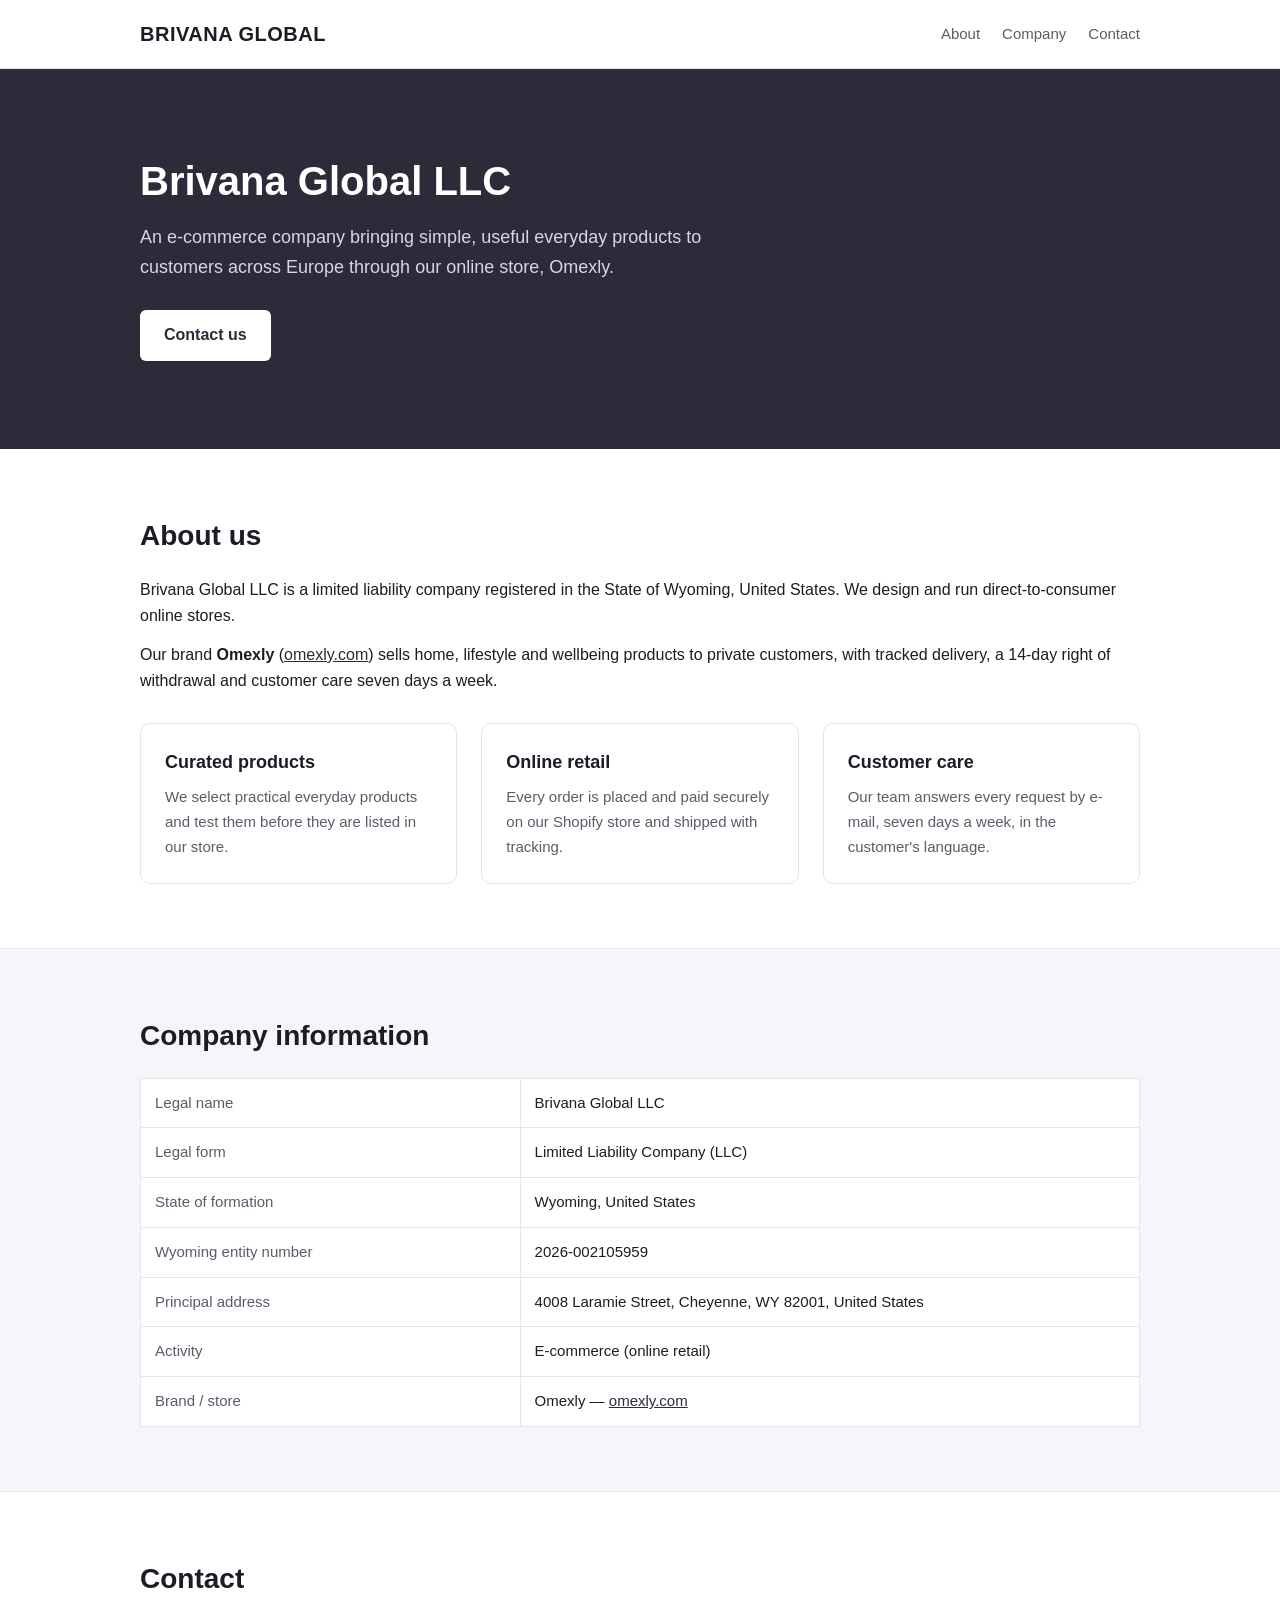
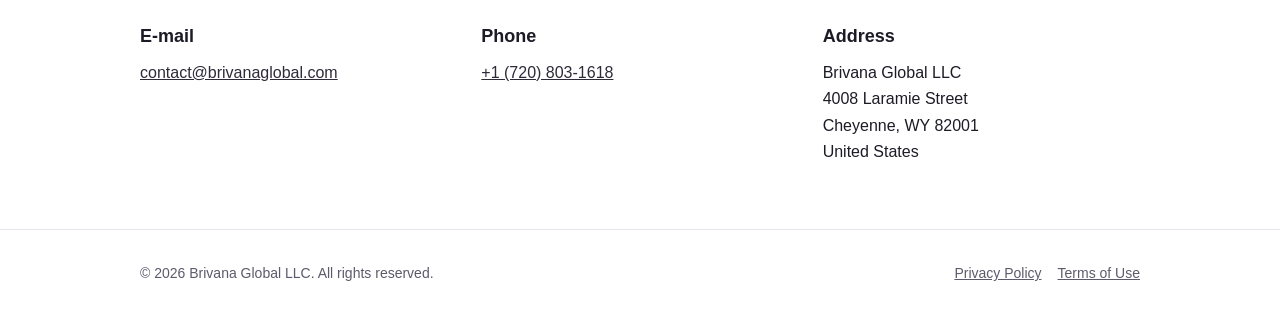
<file: index.html>
<!doctype html>
<html lang="en">
<head>
<meta charset="utf-8">
<meta name="viewport" content="width=device-width,initial-scale=1">
<title>Brivana Global LLC — E-commerce company</title>
<meta name="description" content="Brivana Global LLC is an e-commerce company operating the online store Omexly.">
<meta name="facebook-domain-verification" content="k9pv4jqwizng82hzyhts2xw58kbpgz" />
<link rel="stylesheet" href="style.css">
</head>
<body>
<header><div class="wrap">
  <a class="logo" href="/">BRIVANA GLOBAL</a>
  <nav><a href="#about">About</a><a href="#company">Company</a><a href="#contact">Contact</a></nav>
</div></header>

<div class="hero"><div class="wrap">
  <h1>Brivana Global LLC</h1>
  <p>An e-commerce company bringing simple, useful everyday products to customers across Europe through our online store, Omexly.</p>
  <a class="btn" href="#contact">Contact us</a>
</div></div>

<section id="about"><div class="wrap">
  <h2>About us</h2>
  <p>Brivana Global LLC is a limited liability company registered in the State of Wyoming, United States. We design and run direct-to-consumer online stores.</p>
  <p>Our brand <strong>Omexly</strong> (<a href="https://omexly.com">omexly.com</a>) sells home, lifestyle and wellbeing products to private customers, with tracked delivery, a 14-day right of withdrawal and customer care seven days a week.</p>
  <div class="grid">
    <div class="card"><h3>Curated products</h3><p>We select practical everyday products and test them before they are listed in our store.</p></div>
    <div class="card"><h3>Online retail</h3><p>Every order is placed and paid securely on our Shopify store and shipped with tracking.</p></div>
    <div class="card"><h3>Customer care</h3><p>Our team answers every request by e-mail, seven days a week, in the customer's language.</p></div>
  </div>
</div></section>

<section id="company" class="alt"><div class="wrap">
  <h2>Company information</h2>
  <table>
    <tr><td>Legal name</td><td>Brivana Global LLC</td></tr>
    <tr><td>Legal form</td><td>Limited Liability Company (LLC)</td></tr>
    <tr><td>State of formation</td><td>Wyoming, United States</td></tr>
    <tr><td>Wyoming entity number</td><td>2026-002105959</td></tr>
    <tr><td>Principal address</td><td>4008 Laramie Street, Cheyenne, WY 82001, United States</td></tr>
    <tr><td>Activity</td><td>E-commerce (online retail)</td></tr>
    <tr><td>Brand / store</td><td>Omexly — <a href="https://omexly.com">omexly.com</a></td></tr>
  </table>
</div></section>

<section id="contact"><div class="wrap">
  <h2>Contact</h2>
  <div class="contact">
    <div><h3>E-mail</h3><p><a href="mailto:contact@brivanaglobal.com">contact@brivanaglobal.com</a></p></div>
    <div><h3>Phone</h3><p><a href="tel:+17208031618">+1 (720) 803-1618</a></p></div>
    <div><h3>Address</h3><p>Brivana Global LLC<br>4008 Laramie Street<br>Cheyenne, WY 82001<br>United States</p></div>
  </div>
</div></section>

<footer><div class="wrap">
  <span>© 2026 Brivana Global LLC. All rights reserved.</span>
  <span><a href="privacy.html">Privacy Policy</a><a href="terms.html">Terms of Use</a></span>
</div></footer>
</body>
</html>
</file>
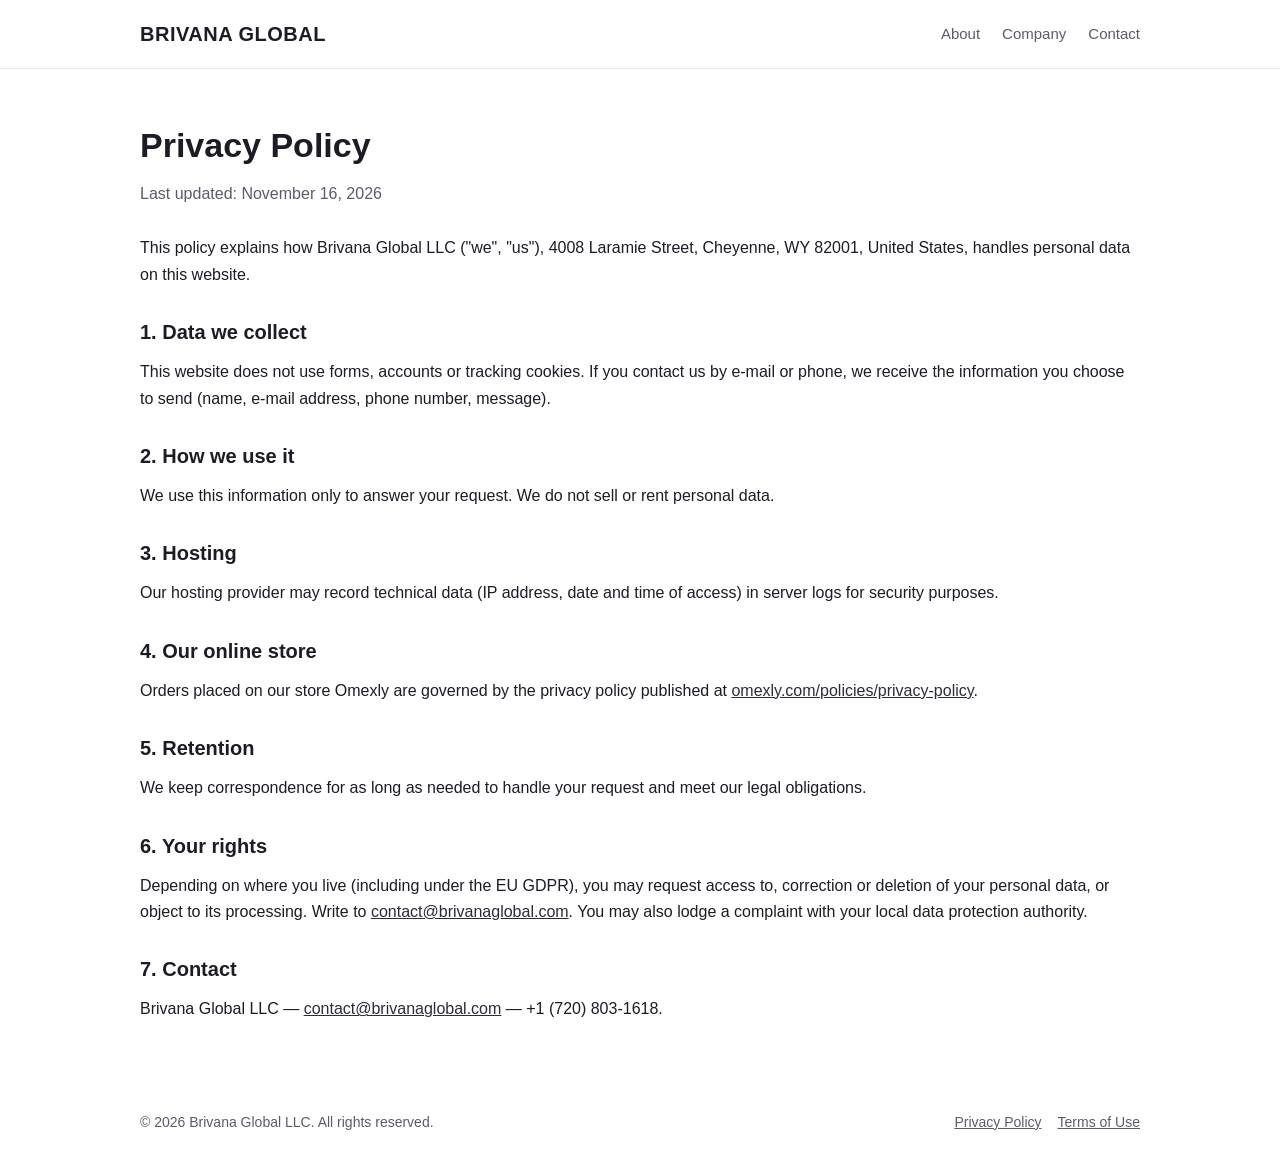
<file: privacy.html>
<!doctype html>
<html lang="en">
<head>
<meta charset="utf-8">
<meta name="viewport" content="width=device-width,initial-scale=1">
<title>Privacy Policy — Brivana Global LLC</title>
<link rel="stylesheet" href="style.css">
</head>
<body>
<header><div class="wrap">
  <a class="logo" href="index.html">BRIVANA GLOBAL</a>
  <nav><a href="index.html#about">About</a><a href="index.html#company">Company</a><a href="index.html#contact">Contact</a></nav>
</div></header>

<div class="wrap legal">
  <h1>Privacy Policy</h1>
  <p class="date">Last updated: November 16, 2026</p>

  <p>This policy explains how Brivana Global LLC ("we", "us"), 4008 Laramie Street, Cheyenne, WY 82001, United States, handles personal data on this website.</p>

  <h2>1. Data we collect</h2>
  <p>This website does not use forms, accounts or tracking cookies. If you contact us by e-mail or phone, we receive the information you choose to send (name, e-mail address, phone number, message).</p>

  <h2>2. How we use it</h2>
  <p>We use this information only to answer your request. We do not sell or rent personal data.</p>

  <h2>3. Hosting</h2>
  <p>Our hosting provider may record technical data (IP address, date and time of access) in server logs for security purposes.</p>

  <h2>4. Our online store</h2>
  <p>Orders placed on our store Omexly are governed by the privacy policy published at <a href="https://omexly.com/policies/privacy-policy">omexly.com/policies/privacy-policy</a>.</p>

  <h2>5. Retention</h2>
  <p>We keep correspondence for as long as needed to handle your request and meet our legal obligations.</p>

  <h2>6. Your rights</h2>
  <p>Depending on where you live (including under the EU GDPR), you may request access to, correction or deletion of your personal data, or object to its processing. Write to <a href="mailto:contact@brivanaglobal.com">contact@brivanaglobal.com</a>. You may also lodge a complaint with your local data protection authority.</p>

  <h2>7. Contact</h2>
  <p>Brivana Global LLC — <a href="mailto:contact@brivanaglobal.com">contact@brivanaglobal.com</a> — +1 (720) 803-1618.</p>
</div>

<footer><div class="wrap">
  <span>© 2026 Brivana Global LLC. All rights reserved.</span>
  <span><a href="privacy.html">Privacy Policy</a><a href="terms.html">Terms of Use</a></span>
</div></footer>
</body>
</html>
</file>
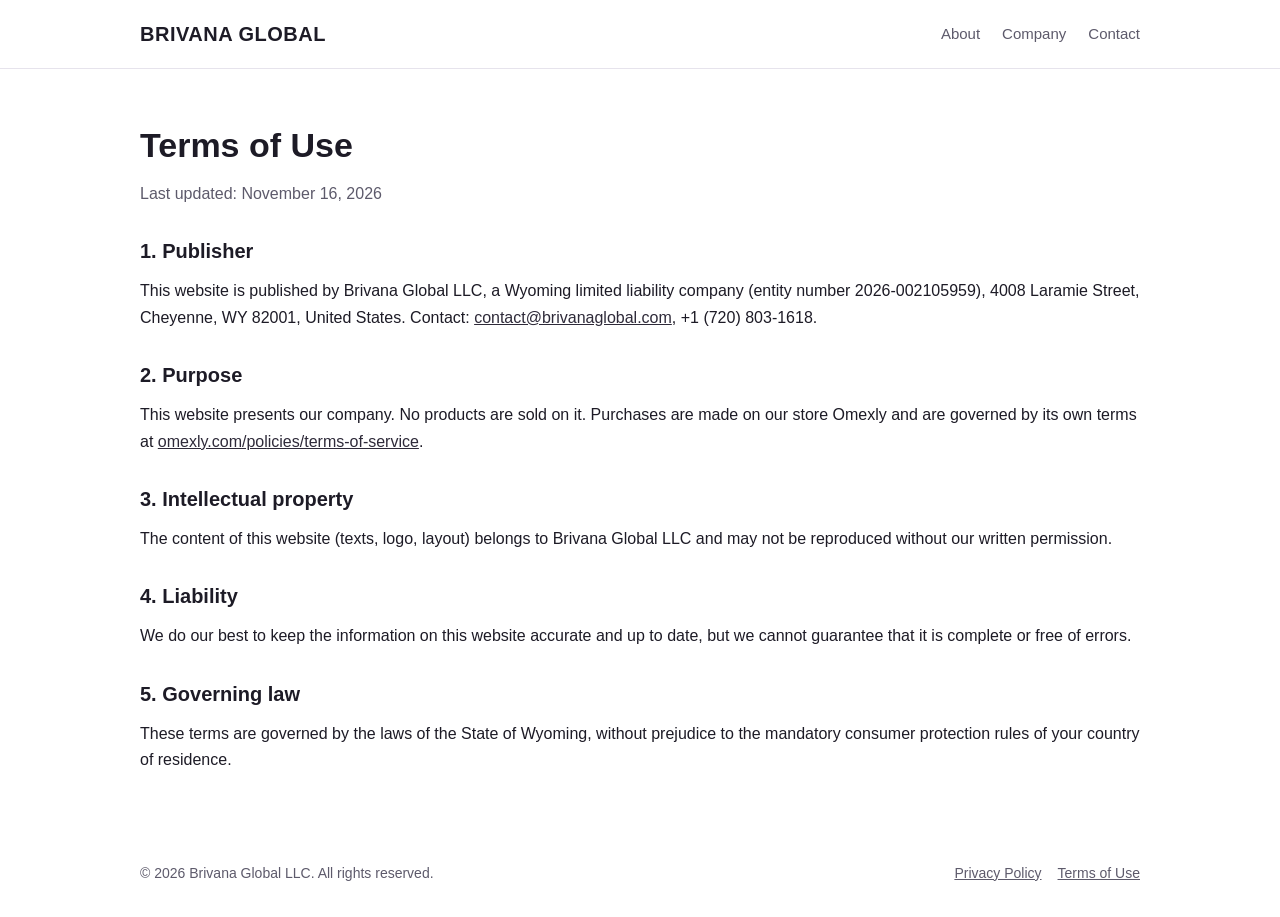
<file: terms.html>
<!doctype html>
<html lang="en">
<head>
<meta charset="utf-8">
<meta name="viewport" content="width=device-width,initial-scale=1">
<title>Terms of Use — Brivana Global LLC</title>
<link rel="stylesheet" href="style.css">
</head>
<body>
<header><div class="wrap">
  <a class="logo" href="index.html">BRIVANA GLOBAL</a>
  <nav><a href="index.html#about">About</a><a href="index.html#company">Company</a><a href="index.html#contact">Contact</a></nav>
</div></header>

<div class="wrap legal">
  <h1>Terms of Use</h1>
  <p class="date">Last updated: November 16, 2026</p>

  <h2>1. Publisher</h2>
  <p>This website is published by Brivana Global LLC, a Wyoming limited liability company (entity number 2026-002105959), 4008 Laramie Street, Cheyenne, WY 82001, United States. Contact: <a href="mailto:contact@brivanaglobal.com">contact@brivanaglobal.com</a>, +1 (720) 803-1618.</p>

  <h2>2. Purpose</h2>
  <p>This website presents our company. No products are sold on it. Purchases are made on our store Omexly and are governed by its own terms at <a href="https://omexly.com/policies/terms-of-service">omexly.com/policies/terms-of-service</a>.</p>

  <h2>3. Intellectual property</h2>
  <p>The content of this website (texts, logo, layout) belongs to Brivana Global LLC and may not be reproduced without our written permission.</p>

  <h2>4. Liability</h2>
  <p>We do our best to keep the information on this website accurate and up to date, but we cannot guarantee that it is complete or free of errors.</p>

  <h2>5. Governing law</h2>
  <p>These terms are governed by the laws of the State of Wyoming, without prejudice to the mandatory consumer protection rules of your country of residence.</p>
</div>

<footer><div class="wrap">
  <span>© 2026 Brivana Global LLC. All rights reserved.</span>
  <span><a href="privacy.html">Privacy Policy</a><a href="terms.html">Terms of Use</a></span>
</div></footer>
</body>
</html>
</file>
<file: style.css>
:root{--ink:#1d1b26;--muted:#5d5a6b;--line:#e6e3ec;--bg:#ffffff;--soft:#f6f5f9;--accent:#2e2a39}
*{box-sizing:border-box;margin:0;padding:0}
body{font-family:-apple-system,BlinkMacSystemFont,"Segoe UI",Roboto,Helvetica,Arial,sans-serif;color:var(--ink);background:var(--bg);line-height:1.65;font-size:16px}
a{color:var(--accent)}
.wrap{max-width:1040px;margin:0 auto;padding:0 20px}
header{border-bottom:1px solid var(--line)}
header .wrap{display:flex;justify-content:space-between;align-items:center;height:68px}
.logo{font-weight:700;font-size:20px;letter-spacing:.5px;color:var(--ink);text-decoration:none}
nav a{margin-left:22px;text-decoration:none;color:var(--muted);font-size:15px}
nav a:hover{color:var(--ink)}
.hero{background:var(--accent);color:#fff;padding:88px 0}
.hero h1{font-size:40px;line-height:1.2;max-width:720px}
.hero p{margin-top:18px;max-width:640px;color:#d9d6e3;font-size:18px}
.btn{display:inline-block;margin-top:28px;background:#fff;color:var(--accent);padding:12px 24px;border-radius:6px;text-decoration:none;font-weight:600}
section{padding:64px 0;border-bottom:1px solid var(--line)}
section.alt{background:var(--soft)}
h2{font-size:28px;margin-bottom:18px}
h3{font-size:18px;margin-bottom:8px}
p+p{margin-top:12px}
.grid{display:grid;grid-template-columns:repeat(3,1fr);gap:24px;margin-top:28px}
.card{background:#fff;border:1px solid var(--line);border-radius:10px;padding:24px}
.card p{color:var(--muted);font-size:15px}
table{width:100%;border-collapse:collapse;margin-top:12px;background:#fff}
td{padding:12px 14px;border:1px solid var(--line);vertical-align:top;font-size:15px}
td:first-child{width:38%;color:var(--muted)}
.contact{display:grid;grid-template-columns:repeat(3,1fr);gap:24px;margin-top:20px}
footer{padding:32px 0;color:var(--muted);font-size:14px}
footer .wrap{display:flex;justify-content:space-between;flex-wrap:wrap;gap:12px}
footer a{color:var(--muted);margin-left:16px}
.legal h1{font-size:34px;margin:48px 0 8px}
.legal .date{color:var(--muted);margin-bottom:28px}
.legal h2{font-size:20px;margin:28px 0 10px}
.legal ul{margin:8px 0 0 22px}
.legal{padding-bottom:56px}
@media (max-width:760px){
  .hero{padding:60px 0}.hero h1{font-size:30px}
  .grid,.contact{grid-template-columns:1fr}
  nav a{margin-left:14px;font-size:14px}
  td:first-child{width:45%}
}
</file>
